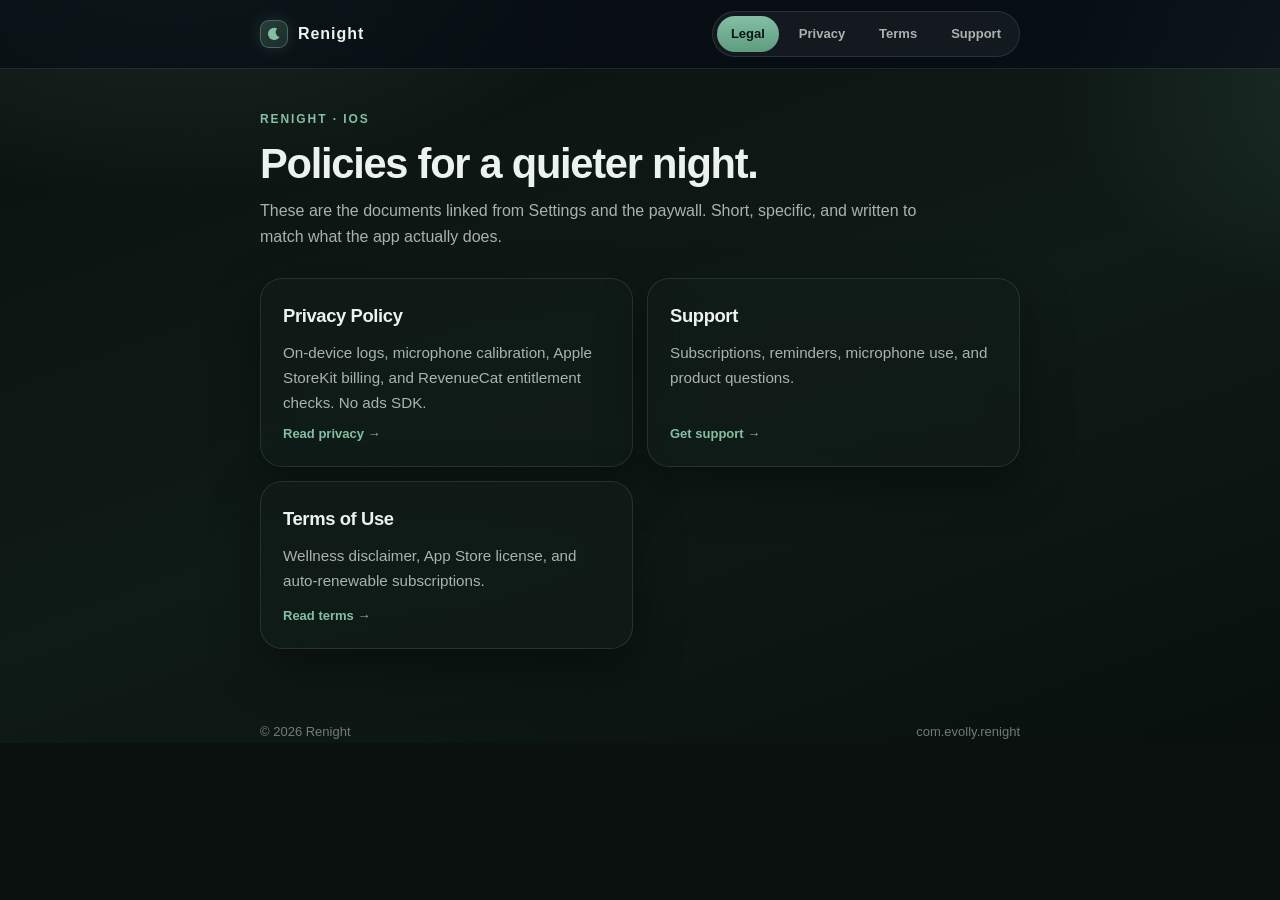
<file: index.html>
<!DOCTYPE html>
<html lang="en">
<head>
  <meta charset="utf-8">
  <meta name="viewport" content="width=device-width, initial-scale=1">
  <title>Renight Legal</title>
  <link rel="stylesheet" href="style.css">
</head>
<body>
  <header class="top">
    <div class="top-inner">
      <a class="brand" href="./">
        <span class="mark" aria-hidden="true">
          <svg width="16" height="16" viewBox="0 0 16 16" fill="none">
            <path d="M11.2 2.4A6.2 6.2 0 1 0 13.6 11 5.1 5.1 0 0 1 11.2 2.4Z" fill="#84BFA4"/>
          </svg>
        </span>
        Renight
      </a>
      <nav>
        <a href="./" class="active">Legal</a>
        <a href="privacy.html">Privacy</a>
        <a href="terms.html">Terms</a>
        <a href="support.html">Support</a>
      </nav>
    </div>
  </header>

  <main>
    <section class="hero">
      <div class="kicker">Renight · iOS</div>
      <h1>Policies for a quieter night.</h1>
      <p class="meta">These are the documents linked from Settings and the paywall. Short, specific, and written to match what the app actually does.</p>
    </section>
    <div class="links">
      <a class="tile" href="privacy.html">
        <strong>Privacy Policy</strong>
        <span>On-device logs, microphone calibration, Apple StoreKit billing, and RevenueCat entitlement checks. No ads SDK.</span>
        <em>Read privacy →</em>
      </a>
      <a class="tile" href="support.html">
        <strong>Support</strong>
        <span>Subscriptions, reminders, microphone use, and product questions.</span>
        <em>Get support →</em>
      </a>
      <a class="tile" href="terms.html">
        <strong>Terms of Use</strong>
        <span>Wellness disclaimer, App Store license, and auto-renewable subscriptions.</span>
        <em>Read terms →</em>
      </a>
    </div>
  </main>

  <footer class="site-foot">
    <span>© 2026 Renight</span>
    <span>com.evolly.renight</span>
  </footer>
</body>
</html>
</file>
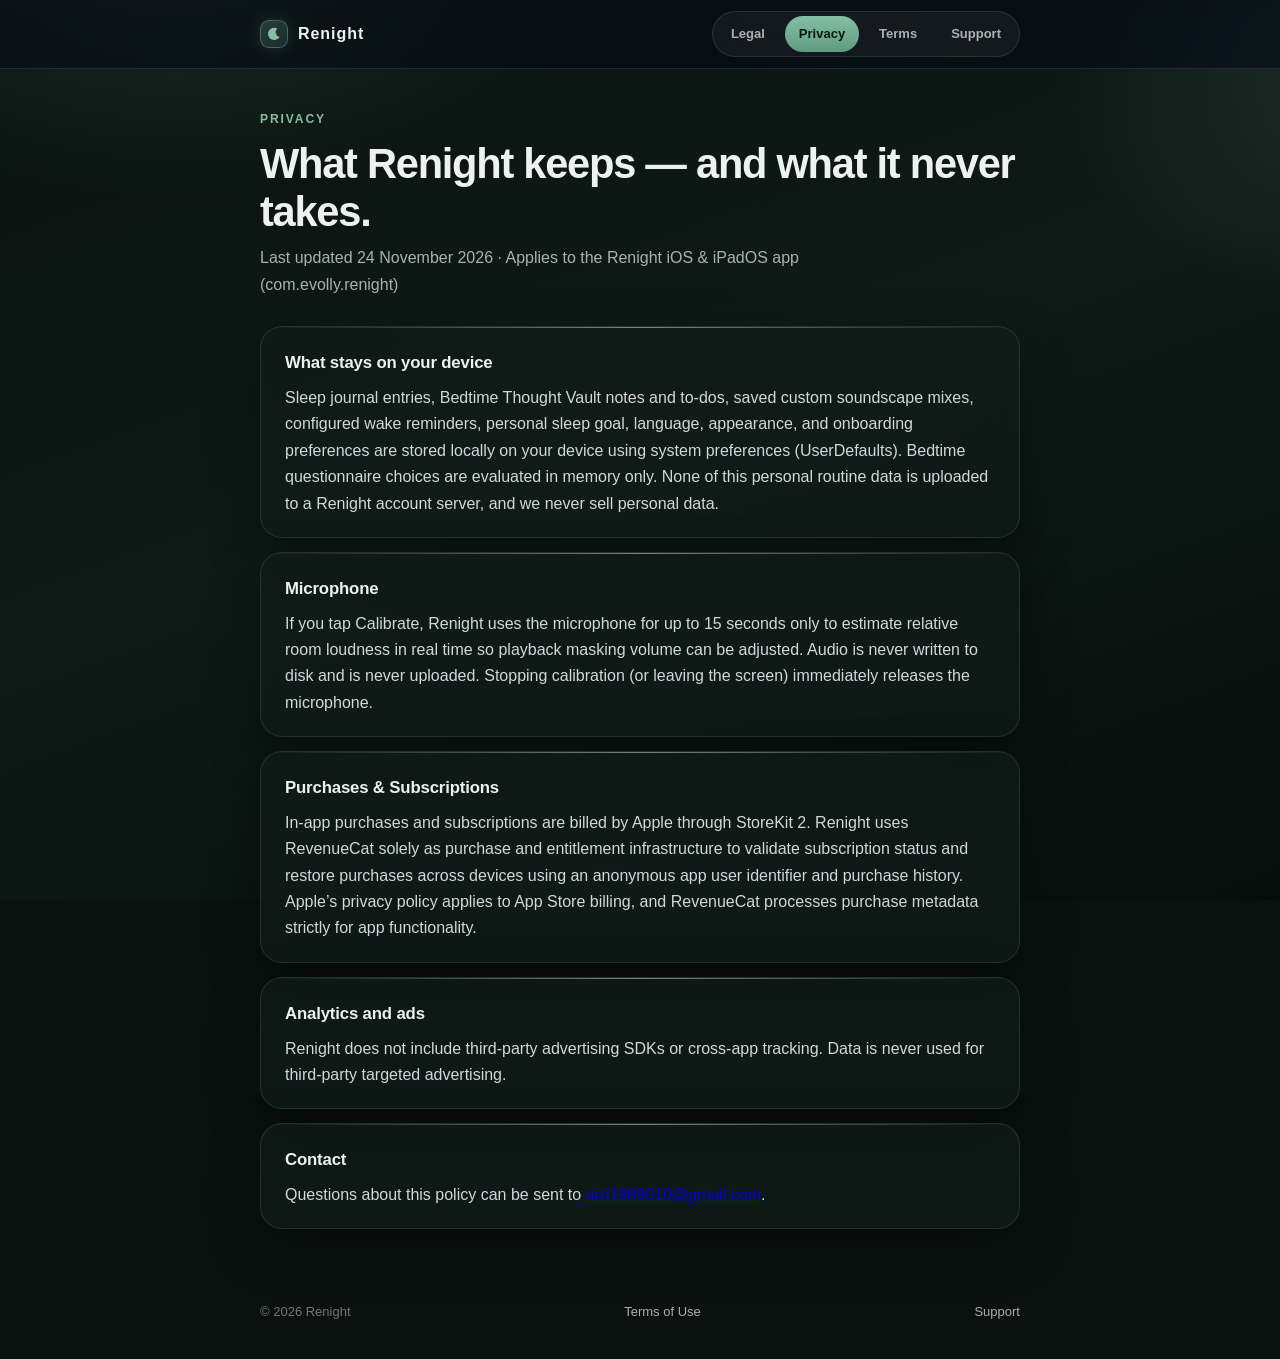
<file: privacy.html>
<!DOCTYPE html>
<html lang="en">
<head>
  <meta charset="utf-8">
  <meta name="viewport" content="width=device-width, initial-scale=1">
  <title>Renight Privacy Policy</title>
  <link rel="stylesheet" href="style.css">
</head>
<body>
  <header class="top">
    <div class="top-inner">
      <a class="brand" href="./">
        <span class="mark" aria-hidden="true">
          <svg width="16" height="16" viewBox="0 0 16 16" fill="none">
            <path d="M11.2 2.4A6.2 6.2 0 1 0 13.6 11 5.1 5.1 0 0 1 11.2 2.4Z" fill="#84BFA4"/>
          </svg>
        </span>
        Renight
      </a>
      <nav>
        <a href="./">Legal</a>
        <a href="privacy.html" class="active">Privacy</a>
        <a href="terms.html">Terms</a>
        <a href="support.html">Support</a>
      </nav>
    </div>
  </header>

  <main>
    <section class="hero">
      <div class="kicker">Privacy</div>
      <h1>What Renight keeps — and what it never takes.</h1>
      <p class="meta">Last updated 24 November 2026 · Applies to the Renight iOS &amp; iPadOS app (com.evolly.renight)</p>
    </section>

    <div class="stack">
      <section class="card">
        <h2>What stays on your device</h2>
        <p>Sleep journal entries, Bedtime Thought Vault notes and to-dos, saved custom soundscape mixes, configured wake reminders, personal sleep goal, language, appearance, and onboarding preferences are stored locally on your device using system preferences (UserDefaults). Bedtime questionnaire choices are evaluated in memory only. None of this personal routine data is uploaded to a Renight account server, and we never sell personal data.</p>
      </section>
      <section class="card">
        <h2>Microphone</h2>
        <p>If you tap Calibrate, Renight uses the microphone for up to 15 seconds only to estimate relative room loudness in real time so playback masking volume can be adjusted. Audio is never written to disk and is never uploaded. Stopping calibration (or leaving the screen) immediately releases the microphone.</p>
      </section>
      <section class="card">
        <h2>Purchases &amp; Subscriptions</h2>
        <p>In-app purchases and subscriptions are billed by Apple through StoreKit 2. Renight uses RevenueCat solely as purchase and entitlement infrastructure to validate subscription status and restore purchases across devices using an anonymous app user identifier and purchase history. Apple’s privacy policy applies to App Store billing, and RevenueCat processes purchase metadata strictly for app functionality.</p>
      </section>
      <section class="card">
        <h2>Analytics and ads</h2>
        <p>Renight does not include third-party advertising SDKs or cross-app tracking. Data is never used for third-party targeted advertising.</p>
      </section>
      <section class="card">
        <h2>Contact</h2>
        <p>Questions about this policy can be sent to <a href="mailto:aizi1989010@gmail.com">aizi1989010@gmail.com</a>.</p>
      </section>
    </div>
  </main>

  <footer class="site-foot">
    <span>© 2026 Renight</span>
    <a href="terms.html">Terms of Use</a>
    <a href="support.html">Support</a>
  </footer>
</body>
</html>
</file>
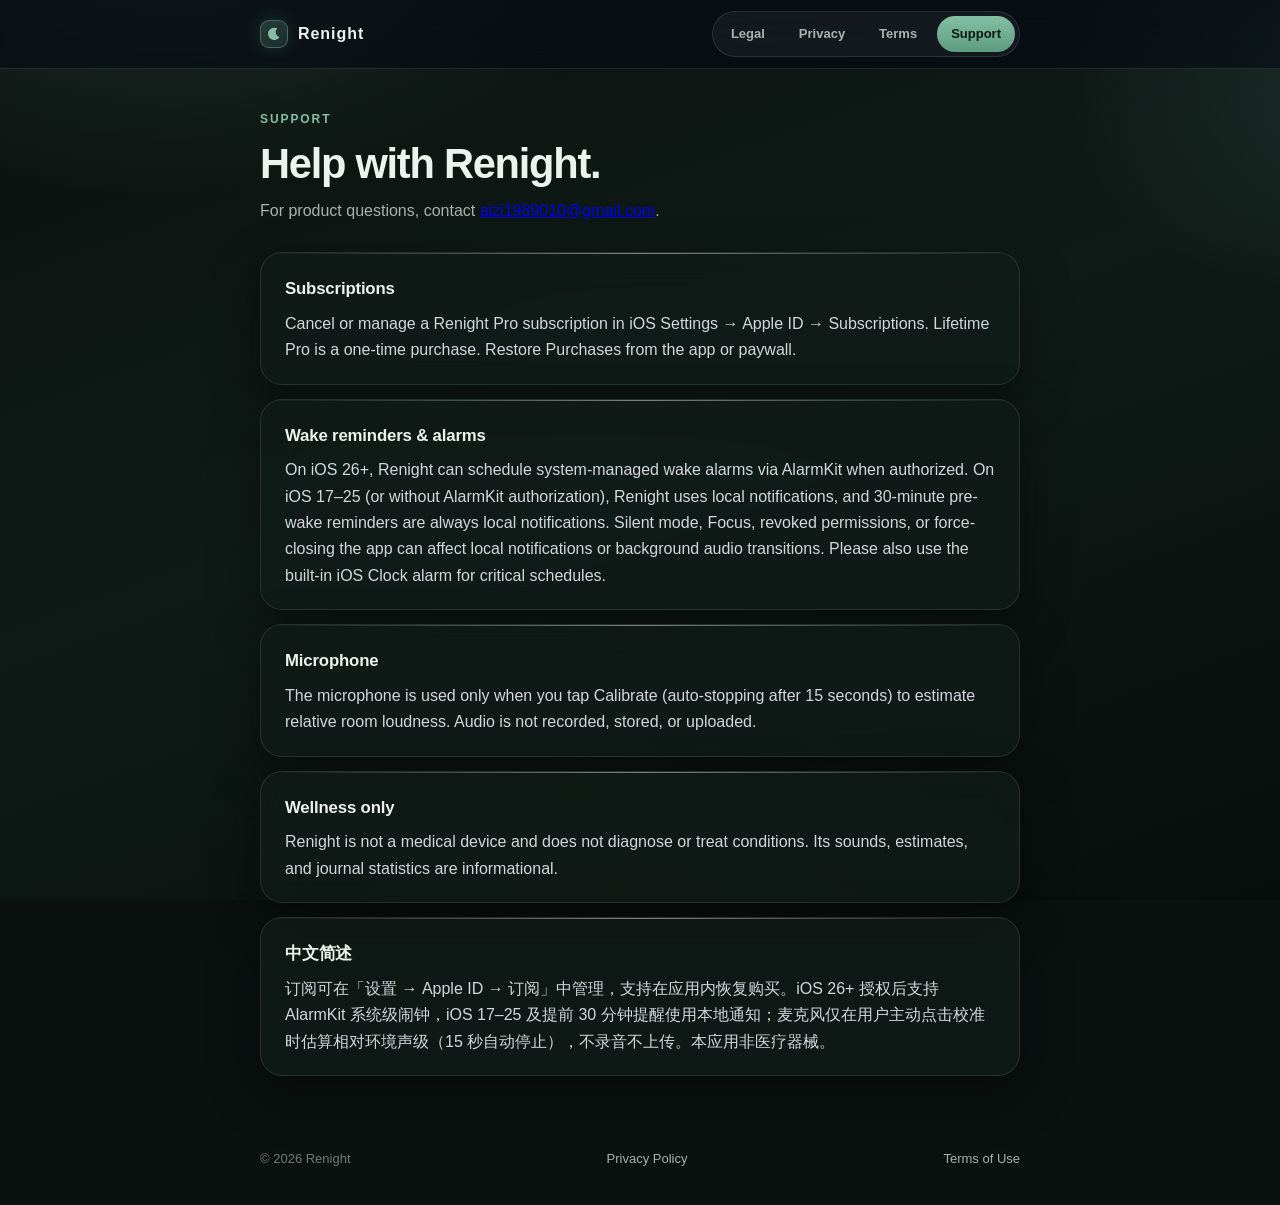
<file: support.html>
<!DOCTYPE html>
<html lang="en">
<head>
  <meta charset="utf-8">
  <meta name="viewport" content="width=device-width, initial-scale=1">
  <title>Renight Support</title>
  <link rel="stylesheet" href="style.css">
</head>
<body>
  <header class="top">
    <div class="top-inner">
      <a class="brand" href="./">
        <span class="mark" aria-hidden="true">
          <svg width="16" height="16" viewBox="0 0 16 16" fill="none">
            <path d="M11.2 2.4A6.2 6.2 0 1 0 13.6 11 5.1 5.1 0 0 1 11.2 2.4Z" fill="#84BFA4"/>
          </svg>
        </span>
        Renight
      </a>
      <nav>
        <a href="./">Legal</a>
        <a href="privacy.html">Privacy</a>
        <a href="terms.html">Terms</a>
        <a href="support.html" class="active">Support</a>
      </nav>
    </div>
  </header>
  <main>
    <section class="hero">
      <div class="kicker">Support</div>
      <h1>Help with Renight.</h1>
      <p class="meta">For product questions, contact <a href="mailto:aizi1989010@gmail.com">aizi1989010@gmail.com</a>.</p>
    </section>
    <div class="stack">
      <section class="card">
        <h2>Subscriptions</h2>
        <p>Cancel or manage a Renight Pro subscription in iOS Settings → Apple ID → Subscriptions. Lifetime Pro is a one-time purchase. Restore Purchases from the app or paywall.</p>
      </section>
      <section class="card">
        <h2>Wake reminders &amp; alarms</h2>
        <p>On iOS 26+, Renight can schedule system-managed wake alarms via AlarmKit when authorized. On iOS 17–25 (or without AlarmKit authorization), Renight uses local notifications, and 30-minute pre-wake reminders are always local notifications. Silent mode, Focus, revoked permissions, or force-closing the app can affect local notifications or background audio transitions. Please also use the built-in iOS Clock alarm for critical schedules.</p>
      </section>
      <section class="card">
        <h2>Microphone</h2>
        <p>The microphone is used only when you tap Calibrate (auto-stopping after 15 seconds) to estimate relative room loudness. Audio is not recorded, stored, or uploaded.</p>
      </section>
      <section class="card">
        <h2>Wellness only</h2>
        <p>Renight is not a medical device and does not diagnose or treat conditions. Its sounds, estimates, and journal statistics are informational.</p>
      </section>
      <section class="card">
        <h2>中文简述</h2>
        <p>订阅可在「设置 → Apple ID → 订阅」中管理，支持在应用内恢复购买。iOS 26+ 授权后支持 AlarmKit 系统级闹钟，iOS 17–25 及提前 30 分钟提醒使用本地通知；麦克风仅在用户主动点击校准时估算相对环境声级（15 秒自动停止），不录音不上传。本应用非医疗器械。</p>
      </section>
    </div>
  </main>
  <footer class="site-foot">
    <span>© 2026 Renight</span>
    <a href="privacy.html">Privacy Policy</a>
    <a href="terms.html">Terms of Use</a>
  </footer>
</body>
</html>
</file>
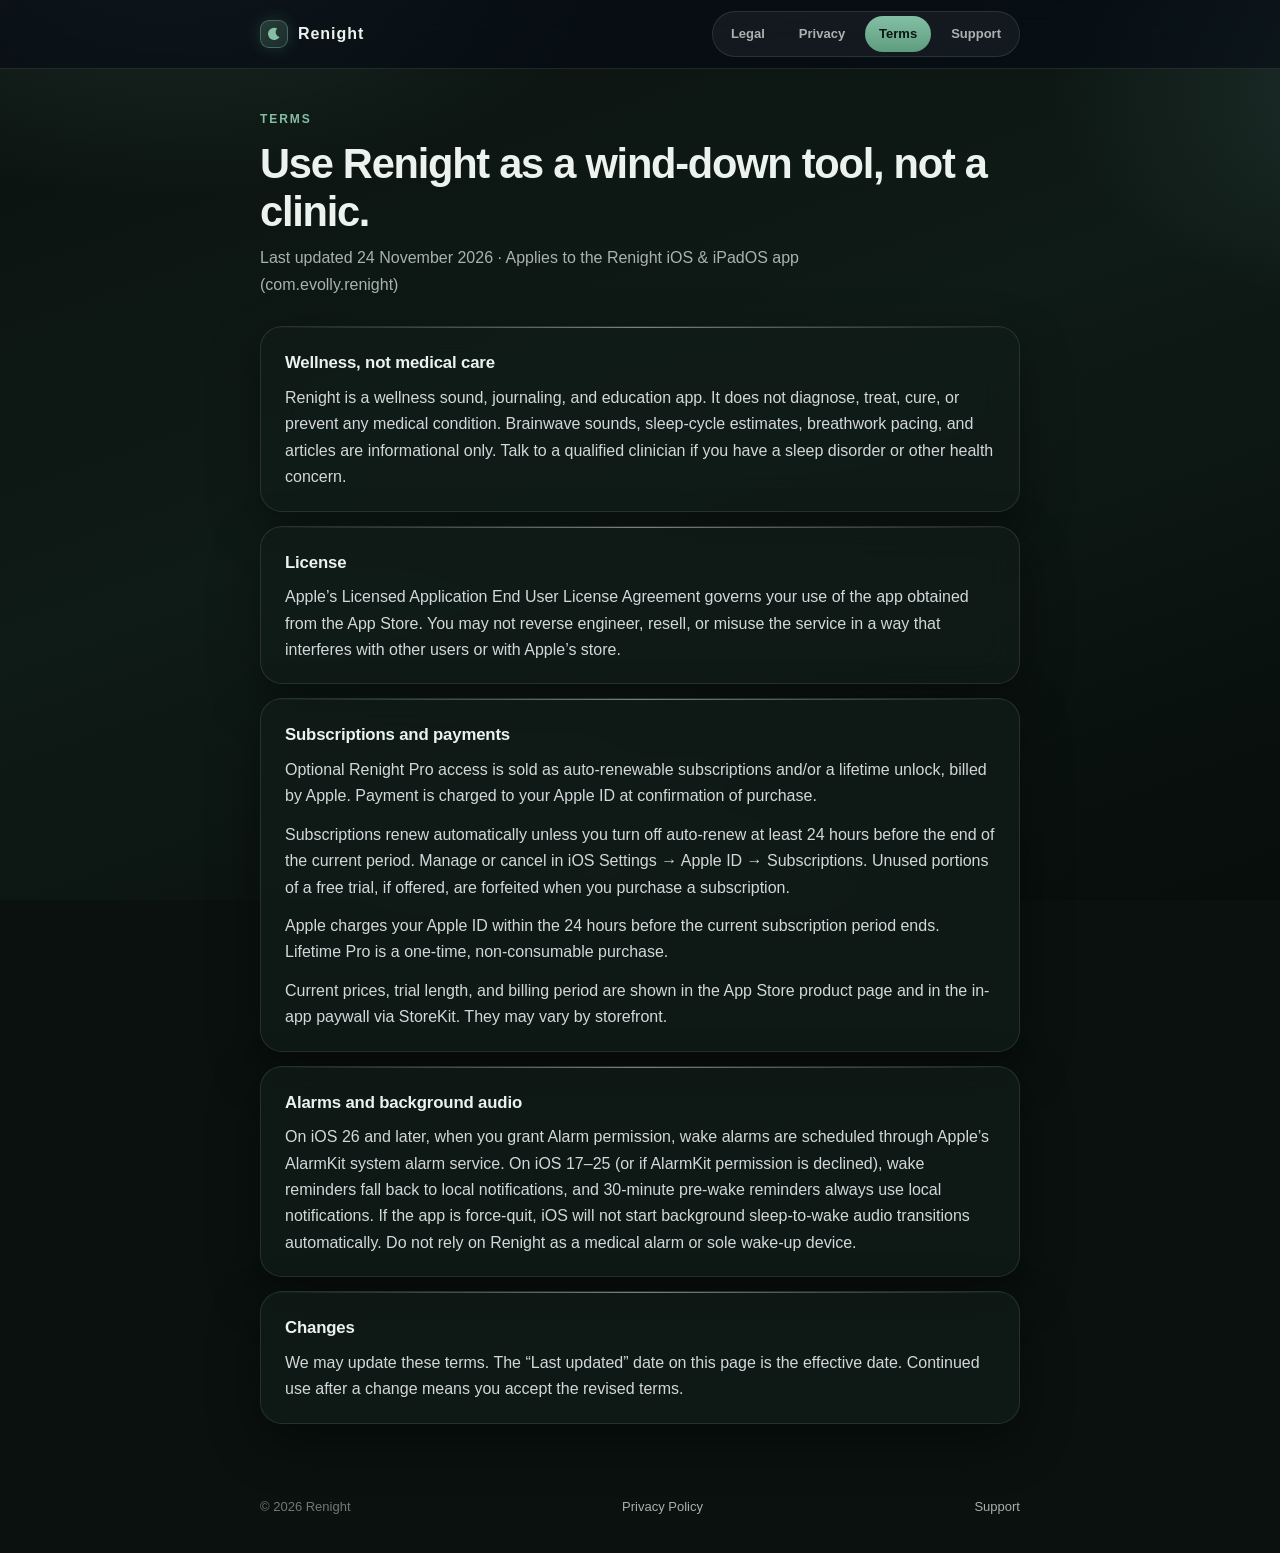
<file: terms.html>
<!DOCTYPE html>
<html lang="en">
<head>
  <meta charset="utf-8">
  <meta name="viewport" content="width=device-width, initial-scale=1">
  <title>Renight Terms of Use</title>
  <link rel="stylesheet" href="style.css">
</head>
<body>
  <header class="top">
    <div class="top-inner">
      <a class="brand" href="./">
        <span class="mark" aria-hidden="true">
          <svg width="16" height="16" viewBox="0 0 16 16" fill="none">
            <path d="M11.2 2.4A6.2 6.2 0 1 0 13.6 11 5.1 5.1 0 0 1 11.2 2.4Z" fill="#84BFA4"/>
          </svg>
        </span>
        Renight
      </a>
      <nav>
        <a href="./">Legal</a>
        <a href="privacy.html">Privacy</a>
        <a href="terms.html" class="active">Terms</a>
        <a href="support.html">Support</a>
      </nav>
    </div>
  </header>

  <main>
    <section class="hero">
      <div class="kicker">Terms</div>
      <h1>Use Renight as a wind-down tool, not a clinic.</h1>
      <p class="meta">Last updated 24 November 2026 · Applies to the Renight iOS &amp; iPadOS app (com.evolly.renight)</p>
    </section>

    <div class="stack">
      <section class="card">
        <h2>Wellness, not medical care</h2>
        <p>Renight is a wellness sound, journaling, and education app. It does not diagnose, treat, cure, or prevent any medical condition. Brainwave sounds, sleep-cycle estimates, breathwork pacing, and articles are informational only. Talk to a qualified clinician if you have a sleep disorder or other health concern.</p>
      </section>
      <section class="card">
        <h2>License</h2>
        <p>Apple’s Licensed Application End User License Agreement governs your use of the app obtained from the App Store. You may not reverse engineer, resell, or misuse the service in a way that interferes with other users or with Apple’s store.</p>
      </section>
      <section class="card">
        <h2>Subscriptions and payments</h2>
        <p>Optional Renight Pro access is sold as auto-renewable subscriptions and/or a lifetime unlock, billed by Apple. Payment is charged to your Apple ID at confirmation of purchase.</p>
        <p>Subscriptions renew automatically unless you turn off auto-renew at least 24 hours before the end of the current period. Manage or cancel in iOS Settings → Apple ID → Subscriptions. Unused portions of a free trial, if offered, are forfeited when you purchase a subscription.</p>
        <p>Apple charges your Apple ID within the 24 hours before the current subscription period ends. Lifetime Pro is a one-time, non-consumable purchase.</p>
        <p>Current prices, trial length, and billing period are shown in the App Store product page and in the in-app paywall via StoreKit. They may vary by storefront.</p>
      </section>
      <section class="card">
        <h2>Alarms and background audio</h2>
        <p>On iOS 26 and later, when you grant Alarm permission, wake alarms are scheduled through Apple’s AlarmKit system alarm service. On iOS 17–25 (or if AlarmKit permission is declined), wake reminders fall back to local notifications, and 30-minute pre-wake reminders always use local notifications. If the app is force-quit, iOS will not start background sleep-to-wake audio transitions automatically. Do not rely on Renight as a medical alarm or sole wake-up device.</p>
      </section>
      <section class="card">
        <h2>Changes</h2>
        <p>We may update these terms. The “Last updated” date on this page is the effective date. Continued use after a change means you accept the revised terms.</p>
      </section>
    </div>
  </main>

  <footer class="site-foot">
    <span>© 2026 Renight</span>
    <a href="privacy.html">Privacy Policy</a>
    <a href="support.html">Support</a>
  </footer>
</body>
</html>
</file>
<file: style.css>
:root {
  --bg-1: #0a110f;
  --bg-2: #0f1b17;
  --bg-3: #070d0b;
  --glass: rgba(17, 29, 24, 0.72);
  --glass-strong: rgba(13, 23, 19, 0.88);
  --text: #ecf3ef;
  --muted: rgba(236, 243, 239, 0.70);
  --faint: rgba(236, 243, 239, 0.46);
  --accent: #84bfa4;
  --accent-deep: #5e9c80;
  --violet: #7bb0a8;
  --gold: #d4a373;
  --stroke: rgba(199, 230, 214, 0.12);
  --shadow: 0 18px 50px rgba(0, 0, 0, 0.38);
  --radius: 22px;
  --max: 760px;
}

* { box-sizing: border-box; }

html, body {
  margin: 0;
  min-height: 100%;
  color: var(--text);
  font-family: "SF Pro Text", "SF Pro Display", -apple-system, BlinkMacSystemFont, "Segoe UI", sans-serif;
  line-height: 1.65;
  background: var(--bg-1);
}

body {
  background:
    radial-gradient(900px 520px at 12% -10%, rgba(132, 191, 164, 0.16), transparent 55%),
    radial-gradient(720px 480px at 110% 8%, rgba(123, 176, 168, 0.14), transparent 50%),
    radial-gradient(700px 500px at 50% 120%, rgba(212, 163, 115, 0.10), transparent 55%),
    linear-gradient(160deg, var(--bg-1), var(--bg-2) 48%, var(--bg-3));
  background-attachment: fixed;
}

.wrap {
  width: min(var(--max), calc(100% - 32px));
  margin: 0 auto;
}

.top {
  position: sticky;
  top: 0;
  z-index: 10;
  backdrop-filter: blur(22px) saturate(140%);
  -webkit-backdrop-filter: blur(22px) saturate(140%);
  background: rgba(7, 9, 20, 0.55);
  border-bottom: 1px solid var(--stroke);
}

.top-inner {
  width: min(var(--max), calc(100% - 32px));
  margin: 0 auto;
  display: flex;
  align-items: center;
  justify-content: space-between;
  gap: 16px;
  min-height: 68px;
}

.brand {
  display: flex;
  align-items: center;
  gap: 10px;
  color: var(--text);
  text-decoration: none;
  font-weight: 650;
  letter-spacing: 0.06em;
}

.mark {
  width: 28px;
  height: 28px;
  display: grid;
  place-items: center;
  border-radius: 9px;
  background: linear-gradient(145deg, rgba(132, 191, 164, 0.24), rgba(123, 176, 168, 0.16));
  border: 1px solid rgba(132, 191, 164, 0.38);
  box-shadow: 0 0 16px rgba(132, 191, 164, 0.18);
}

.mark svg { display: block; }

nav {
  display: flex;
  gap: 6px;
  padding: 4px;
  border-radius: 999px;
  background: rgba(255, 255, 255, 0.05);
  border: 1px solid var(--stroke);
}

nav a {
  color: var(--muted);
  text-decoration: none;
  font-size: 13px;
  font-weight: 550;
  padding: 7px 14px;
  border-radius: 999px;
}

nav a:hover { color: var(--text); }
nav a.active {
  color: #0a1611;
  background: linear-gradient(180deg, #84bfa4, var(--accent-deep));
}

main {
  width: min(var(--max), calc(100% - 32px));
  margin: 0 auto;
  padding: 36px 0 72px;
}

.hero {
  margin-bottom: 28px;
}

.kicker {
  display: inline-flex;
  align-items: center;
  gap: 8px;
  color: var(--accent);
  font-size: 12px;
  font-weight: 650;
  letter-spacing: 0.16em;
  text-transform: uppercase;
  margin-bottom: 10px;
}

h1 {
  margin: 0 0 10px;
  font-size: clamp(1.9rem, 4vw, 2.6rem);
  line-height: 1.15;
  letter-spacing: -0.03em;
  font-weight: 700;
}

.meta {
  color: var(--muted);
  margin: 0;
  max-width: 42em;
}

.stack { display: grid; gap: 14px; }

.card {
  position: relative;
  overflow: hidden;
  background: var(--glass);
  border: 1px solid var(--stroke);
  border-radius: var(--radius);
  padding: 22px 24px 20px;
  box-shadow: var(--shadow);
  backdrop-filter: blur(18px);
  -webkit-backdrop-filter: blur(18px);
}

.card::before {
  content: "";
  position: absolute;
  inset: 0 0 auto;
  height: 1px;
  background: linear-gradient(90deg, transparent, rgba(255,255,255,0.45), transparent);
}

h2 {
  margin: 0 0 8px;
  font-size: 1.05rem;
  letter-spacing: -0.01em;
}

p {
  margin: 0 0 12px;
  color: rgba(245, 247, 252, 0.86);
}

.card p:last-child { margin-bottom: 0; }

.links {
  display: grid;
  grid-template-columns: 1fr 1fr;
  gap: 14px;
  margin-top: 8px;
}

.tile {
  display: flex;
  flex-direction: column;
  gap: 8px;
  min-height: 168px;
  padding: 22px;
  text-decoration: none;
  color: var(--text);
  background: var(--glass);
  border: 1px solid var(--stroke);
  border-radius: var(--radius);
  box-shadow: var(--shadow);
  backdrop-filter: blur(18px);
  transition: transform 0.2s ease, border-color 0.2s ease;
}

.tile:hover {
  transform: translateY(-2px);
  border-color: rgba(230, 194, 133, 0.45);
}

.tile strong {
  font-size: 1.15rem;
  letter-spacing: -0.02em;
}

.tile span { color: var(--muted); font-size: 0.95rem; }
.tile em {
  margin-top: auto;
  font-style: normal;
  color: var(--accent);
  font-size: 13px;
  font-weight: 600;
}

.site-foot {
  width: min(var(--max), calc(100% - 32px));
  margin: 0 auto 36px;
  color: var(--faint);
  font-size: 13px;
  display: flex;
  justify-content: space-between;
  gap: 12px;
  flex-wrap: wrap;
}

.site-foot a { color: var(--muted); text-decoration: none; }
.site-foot a:hover { color: var(--accent); }

@media (max-width: 640px) {
  .links { grid-template-columns: 1fr; }
  nav a { padding: 7px 11px; }
}
</file>
